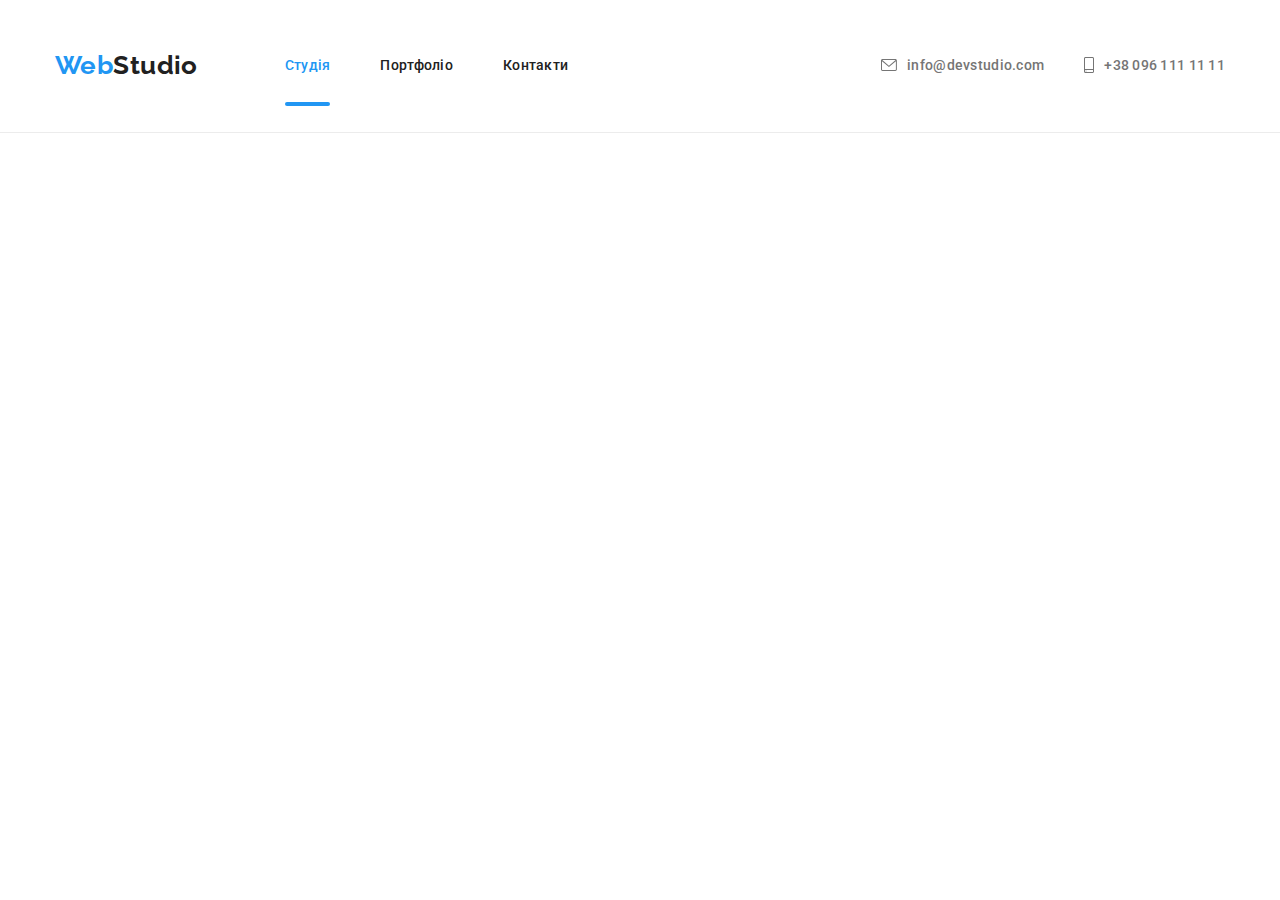
<file: index.html>
<!DOCTYPE html>
<html lang="uk">
  <head>
    <meta charset="UTF-8" />
    <meta http-equiv="X-UA-Compatible" content="IE=edge" />
    <meta name="viewport" content="width=device-width, initial-scale=1.0" />
    <title>WebStudio</title>
    <link rel="preconnect" href="https://fonts.googleapis.com" />
    <link rel="preconnect" href="https://fonts.gstatic.com" crossorigin />
    <link
      href="https://fonts.googleapis.com/css2?family=Raleway:wght@700&family=Roboto:wght@400;500;700;900&display=swap"
      rel="stylesheet"
    />
    <link
      rel="stylesheet"
      href="https://cdnjs.cloudflare.com/ajax/libs/modern-normalize/1.1.0/modern-normalize.min.css"
    />
    <link rel="stylesheet" href="./css/main.min.css" />
  </head>
  <body>
<header class="header">
  <div class="container header__container">
    <nav class="navigation">
      <a class="navigation__logo link logo" href="index.html"><span class="logo_color">Web</span>Studio</a>
      <ul class="menu list">
        <li class="menu__item">
          <a class="menu__link link current" href="./index.html">Студія</a>
        </li>
        <li class="menu__item">
          <a class="menu__link link" href="./portfolio.html">Портфоліо</a>
        </li>
        <li class="menu__item">
          <a class="menu__link link" href="#contacts">Контакти</a>
        </li>
      </ul>
    </nav>
      <ul class="contacts list">
        <li>
          <a class="contacts__mail link" href="mailto:info@devstudio.com">
            <svg class="contacts__icon" width="16" height="12">
              <use href="./image/symbol-defs.svg#icon-mail"></use>
            </svg>
            info@devstudio.com</a>
        </li>
        <li>
          <a class="contacts__tel link" href="tel:+380961111111">
            <svg class="contacts__icon" width="10" height="16">
              <use href="./image/symbol-defs.svg#icon-phone"></use>
            </svg>
            +38 096 111 11 11</a>
        </li>
      </ul>
  </div>
  <div class="mobile_menu visually-hidden" >
    <div class="mobile_menu__container">
    <div class="mobile_menu__head">
        <ul class="mob_menu list">
          <li class="mob__item">
            <a class="mob__link link current" href="./index.html">Студія</a>
          </li>
          <li class="mob__item">
            <a class="mob__link link" href="./portfolio.html">Портфоліо</a>
          </li>
          <li class="mob__item">
            <a class="mob__link link" href="#contacts">Контакти</a>
          </li>
        </ul>
      </div>
      <div class="mobile_menu__footer">

      </div>
    </div>
  </div>
</header>
    <!-- <main>
      <section class="main_section">
        <div class="container">
          <h1 class="main_section_title">
            Ефективні рішення для вашого бізнесу
          </h1>
          <button data-modal-open class="main_section_btn" type="button">
            Замовити послугу
          </button>
          <div class="backdrop visually-hidden" data-modal>
            <div class="modal">
              <form class="modal_form">
                <button data-modal-close type="button" class="close_modal_btn">
                  <svg class="close_icon">
                    <use href="./image/symbol-defs.svg#icon-cancel"></use>
                  </svg>
                </button>
                <p class="form_title">Залиште свої дані, ми вам передзвонимо</p>
                <label class="form_label">
                  Ім'я
                    <input class="modal_input" type="text" name="username" autofocus required/>
                    <svg class="input_icon">
                      <use href="./image/symbol-defs.svg#icon-input_name"></use>
                    </svg>
                </label>
                <label class="form_label">
                  Телефон
                    <input class="modal_input" type="tel" name="phone_number" required/>
                    <svg class="input_icon">
                      <use href="./image/symbol-defs.svg#icon-input_tel"></use>
                    </svg>
                </label>
                <label class="form_label">
                  Пошта
                    <input
                      class="modal_input"
                      type="email"
                      name="email"
                      required
                    />
                    <svg class="input_icon">
                      <use href="./image/symbol-defs.svg#icon-input_mail"></use>
                    </svg>
                </label>
                <label class="form_label">
                  Коментар
                  <textarea
                    class="modal_feedback"
                    name="feedback"
                    rows="5"
                    placeholder="Введіть текст"
                  ></textarea>
                </label>
                <label class="form_check_label">
                    <input type="checkbox" name="terms" />
                      Погоджуюся з розсилкою та приймаю
                      <a class="link" href="./index.html">
                        <span class="checkbox_label_care">Умови договору</span>
                      </a>
                </label>
                <button class="modal_form_btn" type="submit">Відправити</button>
              </form>
            </div>
          </div>
        </div>
      </section>
      <section class="section_about">
        <div class="container">
          <h2 class="visually-hidden">Особливості</h2>
          <ul class="about__list list">
            <li class="about__item">
              <div class="image__container">
                <svg width="70" height="70">
                  <use href="./image/symbol-defs.svg#icon-antenna"></use>
                </svg>
              </div>
              <h3 class="about__subtitle subtitle">Увага до деталей</h3>
              <p class="about__text">
                Ідейні міркування, і навіть початок повсякденної роботи з
                формування позиції.
              </p>
            </li>
            <li class="about__item">
              <div class="image__container">
                <svg width="70" height="70">
                  <use href="./image/symbol-defs.svg#icon-clock"></use>
                </svg>
              </div>
              <h3 class="about__subtitle subtitle">Пунктуальність</h3>
              <p class="about__text">
                Завдання організації, особливо рамки і місце навчання кадрів
                тягне у себе.
              </p>
            </li>
            <li class="about__item">
              <div class="image__container">
                <svg width="70" height="70">
                  <use href="./image/symbol-defs.svg#icon-diagram"></use>
                </svg>
              </div>
              <h3 class="about__subtitle subtitle">Планування</h3>
              <p class="about__text">
                Так само консультація з широким активом значною мірою зумовлює.
              </p>
            </li>
            <li class="about__item">
              <div class="image__container">
                <svg width="70" height="70">
                  <use href="./image/symbol-defs.svg#icon-astronaut"></use>
                </svg>
              </div>
              <h3 class="about__subtitle subtitle">Сучасні технології</h3>
              <p class="about__text">
                Значимість цих проблем настільки очевидна, що реалізація
                планових завдань.
              </p>
            </li>
          </ul>
        </div>
      </section>
      <section class="section_work">
        <div class="container">
          <h2 class="work__title title">Чим ми займаємося</h2>
          <ul class="cards__list list">
            <li class="cards__item">
              <img
                class="section_work_image"
                src="./image/work_img_1.jpg"
                alt="Десктопні додатки"
                width="370"
              />
              <p class="cards__text">Десктопні додатки</p>
            </li>
            <li class="cards__item">
              <img
                class="section_work_image"
                src="./image/work_img_2.jpg"
                alt="Мобільні додатки"
                width="370"
              />
              <p class="cards__text">Мобільні додатки</p>
            </li>
            <li class="cards__item">
              <img
                class="section_work_image"
                src="./image/work_img_3.jpg"
                alt="Графіка"
                width="370"
              />
              <p class="cards__text">Дизайнерські рішення</p>
            </li>
          </ul>
        </div>
      </section>
      <section class="section_team">
        <div class="container">
          <h2 class="section_team_title">Наша команда</h2>
          <ul class="section_team_list list">
            <li class="section_team_item">
              <img
                class="section_team_image"
                src="./image/comand_1.jpg"
                alt="Команда"
                width="270"
              />
              <div class="card_name">
                <h3 class="section_team_subtitle">Ігор Дем'яненко</h3>
                <p class="section_team_text">Product Designer</p>
                <ul class="social_list list">
                  <li class="social_item">
                    <a
                      href="https://www.instagram.com/"
                      target="_blank"
                      rel="noreferrer noopener nofollow"
                      class="social_link link"
                    >
                      <svg class="social_icon" width="20" height="20">
                        <use
                          href="./image/symbol-defs.svg#icon-instagram"
                        ></use>
                      </svg>
                    </a>
                  </li>
                  <li class="social_item">
                    <a
                      href="https://twitter.com/?lang=uk"
                      target="_blank"
                      rel="noreferrer noopener nofollow"
                      class="social_link link"
                    >
                      <svg class="social_icon" width="20" height="20">
                        <use href="./image/symbol-defs.svg#icon-twitter"></use>
                      </svg>
                    </a>
                  </li>
                  <li class="social_item">
                    <a
                      href="https://www.facebook.com/"
                      target="_blank"
                      rel="noreferrer noopener nofollow"
                      class="social_link link"
                    >
                      <svg class="social_icon" width="20" height="20">
                        <use href="./image/symbol-defs.svg#icon-facebook"></use>
                      </svg>
                    </a>
                  </li>
                  <li class="social_item">
                    <a
                      href="https://www.linkedin.com/feed/"
                      target="_blank"
                      rel="noreferrer noopener nofollow"
                      class="social_link link"
                    >
                      <svg class="social_icon" width="20" height="20">
                        <use href="./image/symbol-defs.svg#icon-linkedin"></use>
                      </svg>
                    </a>
                  </li>
                </ul>
              </div>
            </li>
            <li class="section_team_item">
              <img
                class="section_team_image"
                src="./image/comand_2.jpg"
                alt="Команда"
                width="270"
              />
              <div class="card_name">
                <h3 class="section_team_subtitle">Ольга Рєпіна</h3>
                <p class="section_team_text">Frontend Developer</p>
                <ul class="social_list list">
                  <li class="social_item">
                    <a
                      href="https://www.instagram.com/"
                      target="_blank"
                      rel="noreferrer noopener nofollow"
                      class="social_link link"
                    >
                      <svg class="social_icon" width="20" height="20">
                        <use
                          href="./image/symbol-defs.svg#icon-instagram"
                        ></use>
                      </svg>
                    </a>
                  </li>
                  <li class="social_item">
                    <a
                      href="https://twitter.com/?lang=uk"
                      target="_blank"
                      rel="noreferrer noopener nofollow"
                      class="social_link link"
                    >
                      <svg class="social_icon" width="20" height="20">
                        <use href="./image/symbol-defs.svg#icon-twitter"></use>
                      </svg>
                    </a>
                  </li>
                  <li class="social_item">
                    <a
                      href="https://www.facebook.com/"
                      target="_blank"
                      rel="noreferrer noopener nofollow"
                      class="social_link link"
                    >
                      <svg class="social_icon" width="20" height="20">
                        <use href="./image/symbol-defs.svg#icon-facebook"></use>
                      </svg>
                    </a>
                  </li>
                  <li class="social_item">
                    <a
                      href="https://www.linkedin.com/feed/"
                      target="_blank"
                      rel="noreferrer noopener nofollow"
                      class="social_link link"
                    >
                      <svg class="social_icon" width="20" height="20">
                        <use href="./image/symbol-defs.svg#icon-linkedin"></use>
                      </svg>
                    </a>
                  </li>
                </ul>
              </div>
            </li>
            <li class="section_team_item">
              <img
                class="section_team_image"
                src="./image/comand_3.jpg"
                alt="Команда"
                width="270"
              />
              <div class="card_name">
                <h3 class="section_team_subtitle">Микола Тарасов</h3>
                <p class="section_team_text">Marketing</p>
                <ul class="social_list list">
                  <li class="social_item">
                    <a
                      href="https://www.instagram.com/"
                      target="_blank"
                      rel="noreferrer noopener nofollow"
                      class="social_link link"
                    >
                      <svg class="social_icon" width="20" height="20">
                        <use
                          href="./image/symbol-defs.svg#icon-instagram"
                        ></use>
                      </svg>
                    </a>
                  </li>
                  <li class="social_item">
                    <a
                      href="https://twitter.com/?lang=uk"
                      target="_blank"
                      rel="noreferrer noopener nofollow"
                      class="social_link link"
                    >
                      <svg class="social_icon" width="20" height="20">
                        <use href="./image/symbol-defs.svg#icon-twitter"></use>
                      </svg>
                    </a>
                  </li>
                  <li class="social_item">
                    <a
                      href="https://www.facebook.com/"
                      target="_blank"
                      rel="noreferrer noopener nofollow"
                      class="social_link link"
                    >
                      <svg class="social_icon" width="20" height="20">
                        <use href="./image/symbol-defs.svg#icon-facebook"></use>
                      </svg>
                    </a>
                  </li>
                  <li class="social_item">
                    <a
                      href="https://www.linkedin.com/feed/"
                      target="_blank"
                      rel="noreferrer noopener nofollow"
                      class="social_link link"
                    >
                      <svg class="social_icon" width="20" height="20">
                        <use href="./image/symbol-defs.svg#icon-linkedin"></use>
                      </svg>
                    </a>
                  </li>
                </ul>
              </div>
            </li>
            <li class="section_team_item">
              <img
                class="section_team_image"
                src="./image/comand_4.jpg"
                alt="Команда"
                width="270"
              />
              <div class="card_name">
                <h3 class="section_team_subtitle">Михайло Єрмаков</h3>
                <p class="section_team_text">UI Designer</p>
                <ul class="social_list list">
                  <li class="social_item">
                    <a
                      href="https://www.instagram.com/"
                      target="_blank"
                      rel="noreferrer noopener nofollow"
                      class="social_link link"
                    >
                      <svg class="social_icon" width="20" height="20">
                        <use
                          href="./image/symbol-defs.svg#icon-instagram"
                        ></use>
                      </svg>
                    </a>
                  </li>
                  <li class="social_item">
                    <a
                      href="https://twitter.com/?lang=uk"
                      target="_blank"
                      rel="noreferrer noopener nofollow"
                      class="social_link link"
                    >
                      <svg class="social_icon" width="20" height="20">
                        <use href="./image/symbol-defs.svg#icon-twitter"></use>
                      </svg>
                    </a>
                  </li>
                  <li class="social_item">
                    <a
                      href="https://www.facebook.com/"
                      target="_blank"
                      rel="noreferrer noopener nofollow"
                      class="social_link link"
                    >
                      <svg class="social_icon" width="20" height="20">
                        <use href="./image/symbol-defs.svg#icon-facebook"></use>
                      </svg>
                    </a>
                  </li>
                  <li class="social_item">
                    <a
                      href="https://www.linkedin.com/feed/"
                      target="_blank"
                      rel="noreferrer noopener nofollow"
                      class="social_link link"
                    >
                      <svg class="social_icon" width="20" height="20">
                        <use href="./image/symbol-defs.svg#icon-linkedin"></use>
                      </svg>
                    </a>
                  </li>
                </ul>
              </div>
            </li>
          </ul>
        </div>
      </section>
      <section class="section_regular_clients">
        <div class="container">
          <h2 class="section_clients_title">Постійні клієнти</h2>
          <ul class="regular_clients_list list">
            <li class="clients_list_item">
              <a
                class="clients_link link"
                href="https://yayaco.ca/"
                target="_blank"
                rel="noreferrer noopener nofollow"
              >
                <svg class="clients_icon" width="106" height="60">
                  <use href="./image/symbol-defs.svg#icon-Logo_client_1"></use>
                </svg>
              </a>
            </li>
            <li class="clients_list_item">
              <a
                class="clients_link link"
                href="https://www.dolcegabbana.com/en/"
                target="_blank"
                rel="noreferrer noopener nofollow"
              >
                <svg class="clients_icon" width="106" height="60">
                  <use href="./image/symbol-defs.svg#icon-Logo_client_2"></use>
                </svg>
              </a>
            </li>
            <li class="clients_list_item">
              <a
                class="clients_link link"
                href="https://kyliecosmetics.com/en-us"
                target="_blank"
                rel="noreferrer noopener nofollow"
              >
                <svg class="clients_icon" width="106" height="60">
                  <use href="./image/symbol-defs.svg#icon-Logo_client_3"></use>
                </svg>
              </a>
            </li>
            <li class="clients_list_item">
              <a
                class="clients_link link"
                href="https://www.petersandfoster.com/"
                target="_blank"
                rel="noreferrer noopener nofollow"
              >
                <svg class="clients_icon" width="106" height="60">
                  <use href="./image/symbol-defs.svg#icon-Logo_client_4"></use>
                </svg>
              </a>
            </li>
            <li class="clients_list_item">
              <a
                class="clients_link link"
                href="https://www.givenchybeauty.com/int/en"
                target="_blank"
                rel="noreferrer noopener nofollow"
              >
                <svg class="clients_icon" width="106" height="60">
                  <use href="./image/symbol-defs.svg#icon-Logo_client_5"></use>
                </svg>
              </a>
            </li>
            <li class="clients_list_item">
              <a
                class="clients_link link"
                href="https://www.dior.com/en_int/beauty"
                target="_blank"
                rel="noreferrer noopener nofollow"
              >
                <svg class="clients_icon" width="106" height="60">
                  <use href="./image/symbol-defs.svg#icon-Logo_client_6"></use>
                </svg>
              </a>
            </li>
          </ul>
        </div>
      </section>
    </main>
    <footer class="section_footer">
      <div class="container footer_container">
        <div class="address_container">
          <a class="footer_link_logo link logo" href="index.html"
            ><span class="logo_color">Web</span>Studio</a
          >
          <address id="contacts">
            <ul class="footer_address list">
              <li class="section_footer_item">
                <a
                  class="section_footer_map link"
                  href="https://goo.gl/maps/XStsRGrYpfqRUk8w6"
                  >м. Київ, пр-т Лесі Українки, 26</a
                >
              </li>
              <li class="section_footer_item">
                <a class="section_footer_mail link" href="mailto:info@devstudio.com">info@devstudio.com</a
                >
              </li>
              <li class="section_footer_item">
                <a class="section_footer_tel link" href="tel:+380961111111"
                  >+38 096 111 11 11</a
                >
              </li>
            </ul>
          </address>
        </div>
        <div class="social">
          <p class="subcribe">Приєднуйтесь</p>
          <ul class="social_list list">
            <li>
              <a
                href="https://www.instagram.com/"
                target="_blank"
                rel="noreferrer noopener nofollow"
                class="footer_social link"
              >
                <svg class="footer_social_icon" width="20" height="20">
                  <use href="./image/symbol-defs.svg#icon-instagram"></use>
                </svg>
              </a>
            </li>
            <li>
              <a
                href="https://twitter.com/?lang=uk"
                target="_blank"
                rel="noreferrer noopener nofollow"
                class="footer_social link"
              >
                <svg class="footer_social_icon" width="20" height="20">
                  <use href="./image/symbol-defs.svg#icon-twitter"></use>
                </svg>
              </a>
            </li>
            <li>
              <a
                href="https://www.facebook.com/"
                target="_blank"
                rel="noreferrer noopener nofollow"
                class="footer_social link"
              >
                <svg class="footer_social_icon" width="20" height="20">
                  <use href="./image/symbol-defs.svg#icon-facebook"></use>
                </svg>
              </a>
            </li>
            <li>
              <a
                href="https://www.linkedin.com/feed/"
                target="_blank"
                rel="noreferrer noopener nofollow"
                class="footer_social link"
              >
                <svg class="footer_social_icon" width="20" height="20">
                  <use href="./image/symbol-defs.svg#icon-linkedin"></use>
                </svg>
              </a>
            </li>
          </ul>
        </div>
        <div class="send_container">
          <p class="send_label">Підпишіться на розсилку</p>
          <form class="send">
              <input
                class="footer_input" type="email" name="email" placeholder="E-mail"
              />
              <button class="footer_submit_btn" type="submit">
                Підписатися
                <svg class="send_icon" width="24" height="24">
                  <use href="./image/symbol-defs.svg#icon-send"></use>
                </svg>
              </button>
          </form>
        </div>
      </div>
    </footer>
    <script src="./js/modal.js"></script>
    <script src="./js/mobile_menu.js"></script> -->
  </body>
</html>
</file>
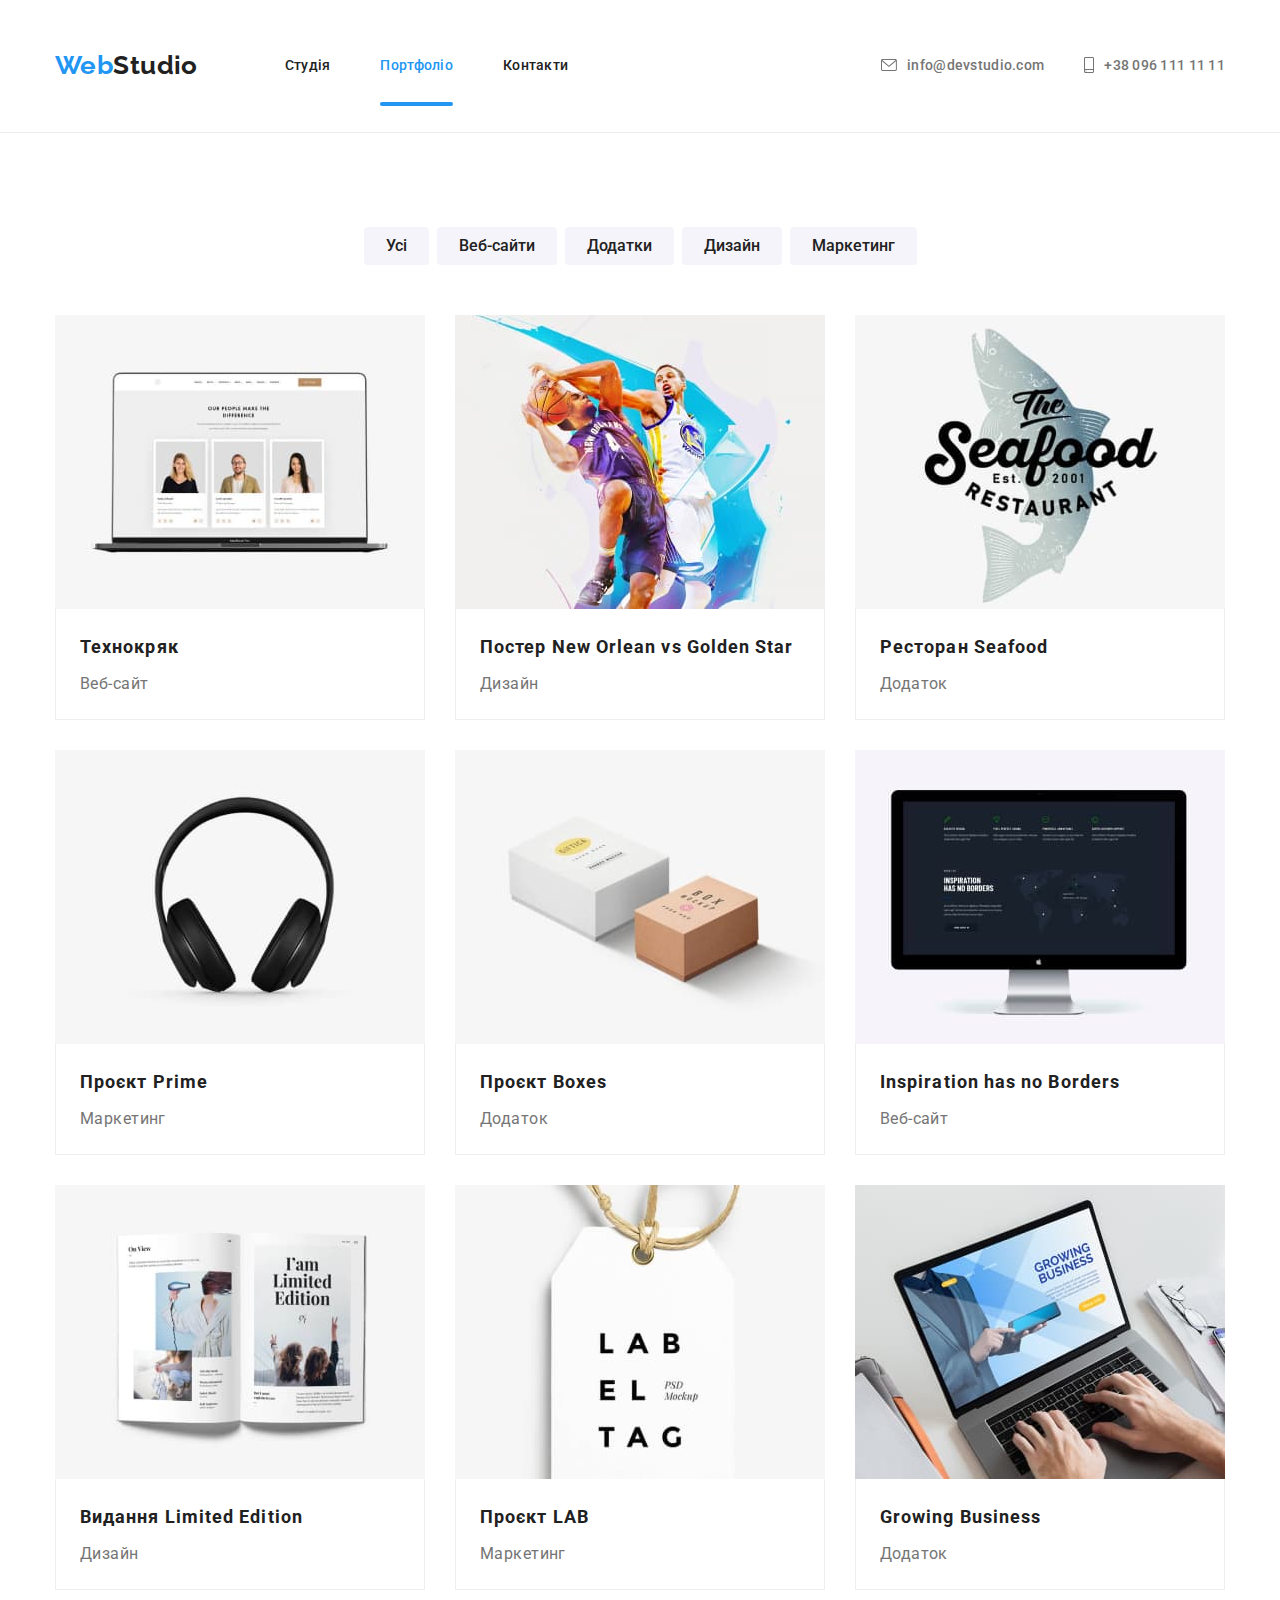
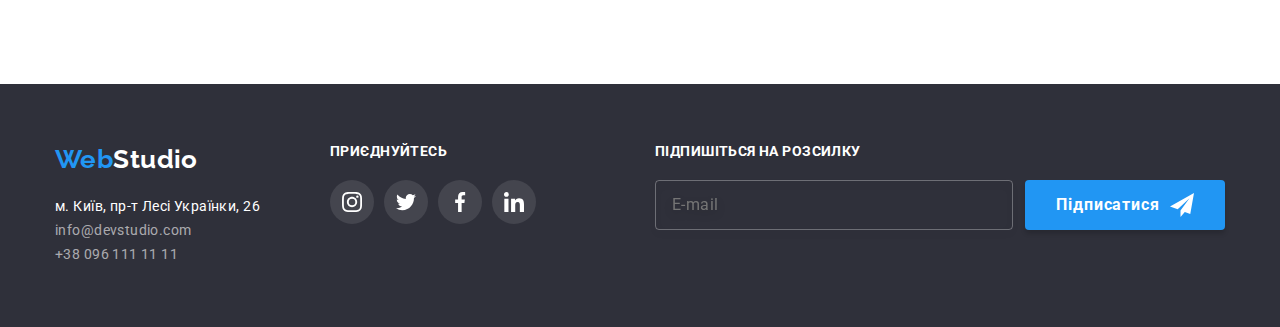
<file: portfolio.html>
<!DOCTYPE html>
<html lang="uk">
  <head>
    <meta charset="UTF-8" />
    <meta http-equiv="X-UA-Compatible" content="IE=edge" />
    <meta name="viewport" content="width=device-width, initial-scale=1.0" />
    <title>Портфоліо</title>
    <link rel="preconnect" href="https://fonts.googleapis.com" />
    <link rel="preconnect" href="https://fonts.gstatic.com" crossorigin />
    <link
      href="https://fonts.googleapis.com/css2?family=Raleway:wght@700&family=Roboto:wght@400;500;700;900&display=swap"
      rel="stylesheet"
    />
    <link
      rel="stylesheet"
      href="https://cdnjs.cloudflare.com/ajax/libs/modern-normalize/1.1.0/modern-normalize.min.css"
    />
    <link rel="stylesheet" href="./css/main.min.css" />
  </head>
  <body>
<header class="header">
  <div class="container header__container">
    <nav class="navigation">
      <a class="navigation__logo link logo" href="index.html"><span class="logo_color">Web</span>Studio</a>
      <ul class="menu list">
        <li class="menu__item">
          <a class="menu__link link" href="./index.html">Студія</a>
        </li>
        <li class="menu__item">
          <a class="menu__link link current" href="./portfolio.html">Портфоліо</a>
        </li>
        <li class="menu__item">
          <a class="menu__link link" href="#contacts">Контакти</a>
        </li>
      </ul>
    </nav>
    <div class="connect">
      <ul class="contacts menu list">
        <li>
          <a class="contacts__mail link" href="mailto:info@devstudio.com">
            <svg class="contacts__icon" width="16" height="12">
              <use href="./image/symbol-defs.svg#icon-mail"></use>
            </svg>
            info@devstudio.com</a>
        </li>
        <li>
          <a class="contacts__tel link" href="tel:+380961111111">
            <svg class="contacts__icon" width="10" height="16">
              <use href="./image/symbol-defs.svg#icon-phone"></use>
            </svg>
            +38 096 111 11 11</a>
        </li>
      </ul>
    </div>
  </div>
</header>
    <main>
      <section class="portfolio">
        <div class="container">
          <h1 class="portfolio_title visually-hidden">Портфоліо</h1>
          <ul class="portfolio_filter list">
            <li class="portfolio_list_item">
              <button class="portfolio_btn" type="button">Усі</button>
            </li>
            <li class="portfolio_list_item">
              <button class="portfolio_btn" type="button">Веб-сайти</button>
            </li>
            <li class="portfolio_list_item">
              <button class="portfolio_btn" type="button">Додатки</button>
            </li>
            <li class="portfolio_list_item">
              <button class="portfolio_btn" type="button">Дизайн</button>
            </li>
            <li class="portfolio_list_item">
              <button class="portfolio_btn" type="button">Маркетинг</button>
            </li>
          </ul>
          <ul class="portfolio_list list">
            <li class="portfolio_gallery">
              <a
                class="portfolio_link link"
                href="https://www.google.com/"
                target="_blank"
                rel="noreferrer noopener nofollow"
              >
                <div class="portfolio_overlay">
                  <img
                    class="portfolio_img"
                    src="./image/portfolio_1.jpg"
                    alt="Галерея"
                  />
                  <div class="overlay">
                    <p class="overlay_label">
                      Ресурс пропонує комплексні пропозиції з різним рівнем функціоналу та сервісів. Все це дозволить відвідувачу отримати вичерпні відомості про компанію чи приватну особу.
                    </p>
                  </div>
                </div>
                <div class="gallery_name">
                  <h2 class="portfolio_subtitle">Технокряк</h2>
                  <p class="portfolio_text">Веб-сайт</p>
                </div>
              </a>
            </li>
            <li class="portfolio_gallery">
              <a
                class="portfolio_link link"
                href="https://www.google.com/"
                target="_blank"
                rel="noreferrer noopener nofollow"
              >
                <div class="portfolio_overlay">
                  <img
                    class="portfolio_img"
                    src="./image/portfolio_2.jpg"
                    alt="Галерея"
                  />
                  <div class="overlay">
                    <p class="overlay_label">
                      Ресурс пропонує комплексні пропозиції з різним рівнем функціоналу та сервісів. Все це дозволить відвідувачу отримати вичерпні відомості про компанію чи приватну особу.
                    </p>
                  </div>
                </div>
                <div class="gallery_name">
                  <h2 class="portfolio_subtitle" lang="en">
                    Постер New Orlean vs Golden Star
                  </h2>
                  <p class="portfolio_text">Дизайн</p>
                </div>
              </a>
            </li>
            <li class="portfolio_gallery">
              <a
                class="portfolio_link link"
                href="https://www.google.com/"
                target="_blank"
                rel="noreferrer noopener nofollow"
              >
                <div class="portfolio_overlay">
                  <img
                    class="portfolio_img"
                    src="./image/portfolio_3.jpg"
                    alt="Галерея"
                  />
                  <div class="overlay">
                    <p class="overlay_label">
                      Ресурс пропонує комплексні пропозиції з різним рівнем функціоналу та сервісів. Все це дозволить відвідувачу отримати вичерпні відомості про компанію чи приватну особу.
                    </p>
                  </div>
                </div>
                <div class="gallery_name">
                  <h2 class="portfolio_subtitle">Ресторан Seafood</h2>
                  <p class="portfolio_text">Додаток</p>
                </div>
              </a>
            </li>
            <li class="portfolio_gallery">
              <a
                class="portfolio_link link"
                href="https://www.google.com/"
                target="_blank"
                rel="noreferrer noopener nofollow"
              >
                <div class="portfolio_overlay">
                  <img
                    class="portfolio_img"
                    src="./image/portfolio_4.jpg"
                    alt="Галерея"
                  />
                  <div class="overlay">
                    <p class="overlay_label">
                      Ресурс пропонує комплексні пропозиції з різним рівнем функціоналу та сервісів. Все це дозволить відвідувачу отримати вичерпні відомості про компанію чи приватну особу.
                    </p>
                  </div>
                </div>
                <div class="gallery_name">
                  <h2 class="portfolio_subtitle">Проєкт Prime</h2>
                  <p class="portfolio_text">Маркетинг</p>
                </div>
              </a>
            </li>
            <li class="portfolio_gallery">
              <a
                class="portfolio_link link"
                href="https://www.google.com/"
                target="_blank"
                rel="noreferrer noopener nofollow"
              >
                <div class="portfolio_overlay">
                  <img
                    class="portfolio_img"
                    src="./image/portfolio_5.jpg"
                    alt="Галерея"
                  />
                  <div class="overlay">
                    <p class="overlay_label">
                      Ресурс пропонує комплексні пропозиції з різним рівнем функціоналу та сервісів. Все це дозволить відвідувачу отримати вичерпні відомості про компанію чи приватну особу.
                    </p>
                  </div>
                </div>
                <div class="gallery_name">
                  <h2 class="portfolio_subtitle">Проєкт Boxes</h2>
                  <p class="portfolio_text">Додаток</p>
                </div>
              </a>
            </li>
            <li class="portfolio_gallery">
              <a
                class="portfolio_link link"
                href="https://www.google.com/"
                target="_blank"
                rel="noreferrer noopener nofollow"
              >
                <div class="portfolio_overlay">
                  <img
                    class="portfolio_img"
                    src="./image/portfolio_6.jpg"
                    alt="Галерея"
                  />
                  <div class="overlay">
                    <p class="overlay_label">
                      Ресурс пропонує комплексні пропозиції з різним рівнем функціоналу та сервісів. Все це дозволить відвідувачу отримати вичерпні відомості про компанію чи приватну особу.
                    </p>
                  </div>
                </div>
                <div class="gallery_name">
                  <h2 class="portfolio_subtitle" lang="en">
                    Inspiration has no Borders
                  </h2>
                  <p class="portfolio_text">Веб-сайт</p>
                </div>
              </a>
            </li>
            <li class="portfolio_gallery">
              <a
                class="portfolio_link link"
                href="https://www.google.com/"
                target="_blank"
                rel="noreferrer noopener nofollow"
              >
                <div class="portfolio_overlay">
                  <img
                    class="portfolio_img"
                    src="./image/portfolio_7.jpg"
                    alt="Галерея"
                  />
                  <div class="overlay">
                    <p class="overlay_label">
                      Ресурс пропонує комплексні пропозиції з різним рівнем функціоналу та сервісів. Все це дозволить відвідувачу отримати вичерпні відомості про компанію чи приватну особу.
                    </p>
                  </div>
                </div>
                <div class="gallery_name">
                  <h2 class="portfolio_subtitle">Видання Limited Edition</h2>
                  <p class="portfolio_text">Дизайн</p>
                </div>
              </a>
            </li>
            <li class="portfolio_gallery">
              <a
                class="portfolio_link link"
                href="https://www.google.com/"
                target="_blank"
                rel="noreferrer noopener nofollow"
              >
                <div class="portfolio_overlay">
                  <img
                    class="portfolio_img"
                    src="./image/portfolio_8.jpg"
                    alt="Галерея"
                  />
                  <div class="overlay">
                    <p class="overlay_label">
                      Ресурс пропонує комплексні пропозиції з різним рівнем функціоналу та сервісів. Все це дозволить відвідувачу отримати вичерпні відомості про компанію чи приватну особу.
                    </p>
                  </div>
                </div>
                <div class="gallery_name">
                  <h2 class="portfolio_subtitle">Проєкт LAB</h2>
                  <p class="portfolio_text">Маркетинг</p>
                </div>
              </a>
            </li>
            <li class="portfolio_gallery">
              <a
                class="portfolio_link link"
                href="https://www.google.com/"
                target="_blank"
                rel="noreferrer noopener nofollow"
              >
                <div class="portfolio_overlay">
                  <img
                    class="portfolio_img"
                    src="./image/portfolio_9.jpg"
                    alt="Галерея"
                  />
                  <div class="overlay">
                    <p class="overlay_label">
                      Ресурс пропонує комплексні пропозиції з різним рівнем функціоналу та сервісів. Все це дозволить відвідувачу отримати вичерпні відомості про компанію чи приватну особу.
                    </p>
                  </div>
                </div>
                <div class="gallery_name">
                  <h2 class="portfolio_subtitle" lang="en">Growing Business</h2>
                  <p class="portfolio_text">Додаток</p>
                </div>
              </a>
            </li>
          </ul>
        </div>
      </section>
    </main>
    <footer class="section_footer">
      <div class="container footer_container">
        <div>
          <a class="footer_link_logo link logo" href="index.html"><span class="logo_color">Web</span>Studio</a>
          <address id="contacts" class="section_footer_address">
            <ul class="section_footer_list list">
              <li class="section_footer_item">
                <a class="section_footer_map link" href="https://goo.gl/maps/XStsRGrYpfqRUk8w6">м. Київ, пр-т Лесі Українки,
                  26</a>
              </li>
              <li class="section_footer_item">
                <a class="section_footer_mail link" href="mailto:info@devstudio.com">info@devstudio.com</a>
              </li>
              <li class="section_footer_item">
                <a class="section_footer_tel link" href="tel:+380961111111">+38 096 111 11 11</a>
              </li>
            </ul>
          </address>
        </div>
        <div class="social">
          <p class="subcribe">Приєднуйтесь</p>
          <ul class="social_list list">
            <li>
              <a href="https://www.instagram.com/" target="_blank" rel="noreferrer noopener nofollow"
                class="footer_social link">
                <svg class="footer_social_icon" width="20" height="20">
                  <use href="./image/symbol-defs.svg#icon-instagram"></use>
                </svg>
              </a>
            </li>
            <li>
              <a href="https://twitter.com/?lang=uk" target="_blank" rel="noreferrer noopener nofollow"
                class="footer_social link">
                <svg class="footer_social_icon" width="20" height="20">
                  <use href="./image/symbol-defs.svg#icon-twitter"></use>
                </svg>
              </a>
            </li>
            <li>
              <a href="https://www.facebook.com/" target="_blank" rel="noreferrer noopener nofollow"
                class="footer_social link">
                <svg class="footer_social_icon" width="20" height="20">
                  <use href="./image/symbol-defs.svg#icon-facebook"></use>
                </svg>
              </a>
            </li>
            <li>
              <a href="https://www.linkedin.com/feed/" target="_blank" rel="noreferrer noopener nofollow"
                class="footer_social link">
                <svg class="footer_social_icon" width="20" height="20">
                  <use href="./image/symbol-defs.svg#icon-linkedin"></use>
                </svg>
              </a>
            </li>
          </ul>
        </div>
        <div class="send_container">
          <p class="send_label">Підпишіться на розсилку</p>
          <form class="send">
            <input class="footer_input" type="email" name="email" placeholder="E-mail" />
            <button class="footer_submit_btn" type="submit">
              Підписатися
              <svg class="send_icon" width="24" height="24">
                <use href="./image/symbol-defs.svg#icon-send"></use>
              </svg>
            </button>
          </form>
        </div>
      </div>
    </footer>
  </body>
</html>
</file>
<file: css/main.min.css>
p{margin:0}h1{margin:0}h2{margin:0}h3{margin:0}h4{margin:0}h5{margin:0}h6{margin:0}ul{margin:0;padding-left:0}ol{margin:0;padding-left:0}img{display:block;max-width:100%;height:auto;width:100%}body{font-family:"Roboto",sans-serif;font-size:14px;letter-spacing:.03em;background-color:#fff}.list{list-style:none}.link{text-decoration:none}.subtitle{margin-bottom:10px}.title{margin-bottom:50px}:root{--main_color: #212121;--text_color: #757575;--active_color: #2196f3;--sub_color: #ffffff;--typical_padding: 94px}.visually-hidden{position:absolute;width:1px;height:1px;margin:-1px;border:0;padding:0;white-space:nowrap;-webkit-clip-path:inset(100%);clip-path:inset(100%);clip:rect(0 0 0 0);overflow:hidden}.container{width:100%;padding-left:15px;padding-right:15px;margin:0 auto}@media screen and (min-width: 480px){.container{width:480px}}@media screen and (min-width: 768px){.container{width:768px}}@media screen and (min-width: 1200px){.container{width:1200px}}.section{width:1600px}.backdrop{z-index:99;position:fixed;top:0;right:0;width:100vw;height:100vh;opacity:1;background-color:rgba(0,0,0,.5);transition:opacity 250ms cubic-bezier(0.4, 0, 0.2, 1)}.backdrop.visually-hidden{opacity:0;pointer-events:none}.backdrop.visually-hidden .modal{transform:translate(-50%, -50%);opacity:0}.modal{padding:40px 40px;position:absolute;top:50%;left:50%;width:528px;height:581px;background-color:var(--sub_color);box-shadow:0px 1px 3px rgba(0,0,0,.12),0px 1px 1px rgba(0,0,0,.14),0px 2px 1px rgba(0,0,0,.2);border-radius:4px;opacity:1;transform:translate(-50%, -50%);transition:opacity 250ms cubic-bezier(0.4, 0, 0.2, 1)}.close_modal_btn{position:absolute;top:8px;right:8px;width:30px;height:30px;display:inline-flex;align-items:center;border-radius:50%;justify-content:center;cursor:pointer;color:var(--main_color);background:var(--sub_color);border:1px solid rgba(0,0,0,.1);position:absolute;fill:var(--main_color);transition:fill 250ms cubic-bezier(0.4, 0, 0.2, 1)}.close_modal_btn:hover{fill:var(--active_color)}.close_modal_btn:focus{fill:var(--active_color)}.close_icon{width:11px;height:11px}.modal_form{display:flex;flex-direction:column}.form_title{font-weight:700;font-size:20px;line-height:1.15;text-align:center;color:var(--main_color);margin-bottom:12px}.form_label{display:flex;flex-direction:column;font-weight:400;font-size:12px;line-height:1.16;letter-spacing:.01em;color:var(--text_color);position:relative;width:448px}.modal_input{margin-bottom:10px;margin-top:4px;padding:11px 30px;border:1px solid rgba(33,33,33,.2);border-radius:4px;width:100%;height:40px;outline:none}.modal_input:hover{border-color:var(--active_color)}.modal_input:hover+.input_icon{fill:var(--active_color)}.modal_input:focus{border-color:var(--active_color)}.modal_input:focus+.input_icon{fill:var(--active_color)}.modal_feedback{display:block;margin-top:4px;padding:12px 16px;resize:none;width:448px;height:120px;margin-bottom:20px;border:1px solid rgba(33,33,33,.2);border-radius:4px}.modal_feedback:hover{border-color:var(--active_color)}.modal_feedback:focus{border-color:var(--active_color)}.input_icon{position:absolute;pointer-events:none;width:18px;height:18px;left:2%;top:42%}.form_check_label{display:flex;align-items:center;justify-content:center;gap:8.38px;margin-bottom:30px;font-weight:400;font-size:14px;line-height:1.71;color:var(--text_color)}.checkbox_label_care{color:var(--active_color);-webkit-text-decoration-line:underline;text-decoration-line:underline}.modal_form_btn{margin:0 auto;width:200px;height:50px;font-family:inherit;font-weight:700;font-size:16px;line-height:1.88;display:flex;align-items:center;justify-content:center;text-align:center;letter-spacing:.06em;color:var(--sub_color);background:var(--active_color);box-shadow:0px 4px 4px rgba(0,0,0,.15);border-radius:4px;cursor:pointer;border:none}.header{padding-top:24px;padding-bottom:25px;background:var(--sub_color);border-bottom:1px solid #ececec}.header__container{display:flex;align-items:center}@media screen and (min-width: 768px){.header__container{justify-content:space-between}}.navigation{display:flex;align-items:center}.navigation__logo{color:var(--main_color);margin-right:93px;transition:color 250ms cubic-bezier(0.4, 0, 0.2, 1)}@media screen and (min-width: 480px){.navigation__logo{margin-top:16px;margin-bottom:16px;margin-right:93px}}@media screen and (min-width: 768px){.navigation__logo{margin-top:26px;margin-bottom:26px;margin-right:87px}}.navigation__logo:hover{color:var(--active_color)}.navigation__logo:focus{color:var(--active_color)}.logo_color{color:var(--active_color)}.menu{display:flex;gap:50px;align-items:center;margin-left:auto}@media screen and (min-width: 480px){.menu{display:none}}@media screen and (min-width: 768px){.menu{display:flex}}.menu .menu__link.current{color:var(--active_color);position:relative;padding-bottom:33px}.menu__link{font-weight:500;line-height:1.14;letter-spacing:.02em;color:var(--main_color);transition:color 250ms cubic-bezier(0.4, 0, 0.2, 1)}.menu__link:hover{color:var(--active_color)}.menu__link:focus{color:var(--active_color)}.current::after{content:"";display:block;position:absolute;bottom:0;right:0;width:100%;height:4px;border-radius:2px;background-color:var(--active_color)}.contacts{display:none}@media screen and (min-width: 768px){.contacts{display:flex;flex-direction:column;gap:10px}}@media screen and (min-width: 1200px){.contacts{display:flex;flex-direction:row;gap:40px;align-items:center}}.contacts__mail,.contacts__tel{font-weight:500;line-height:1.13;letter-spacing:.02em;color:var(--text_color);display:flex;align-items:center;gap:10px;transition:color 250ms cubic-bezier(0.4, 0, 0.2, 1)}.contacts__mail:hover,.contacts__tel:hover{color:var(--active_color)}.contacts__mail:focus,.contacts__tel:focus{color:var(--active_color)}.contacts__icon{fill:currentColor}.logo{font-family:"Raleway",sans-serif;font-weight:700;font-size:26px;line-height:1.19}.main_section{max-width:1600px;margin:0 auto;background:rgba(47,48,58,.4);background-image:linear-gradient(to right, rgba(47, 48, 58, 0.4), rgba(47, 48, 58, 0.4)),url(../image/fone-hero.jpg);background-repeat:no-repeat;padding-top:200px;padding-bottom:200px}.main_section_title{font-weight:900;font-size:44px;line-height:1.36;text-align:center;letter-spacing:.06em;text-transform:uppercase;color:var(--sub_color);width:700px;margin:0 auto 30px}.main_section_btn{margin:0 auto;min-width:216px;padding:10px 32px;font-family:inherit;font-weight:700;font-size:16px;line-height:1.88;display:flex;align-items:center;text-align:center;letter-spacing:.06em;color:var(--sub_color);background:var(--active_color);cursor:pointer;box-shadow:0px 4px 4px rgba(0,0,0,.15);border:none;border-radius:4px;transition:color 250ms cubic-bezier(0.4, 0, 0.2, 1)}.main_section_btn:hover{color:var(--sub_color)}.main_section_btn:focus{color:var(--sub_color)}.section_about{padding-top:var(--typical_padding);padding-bottom:var(--typical_padding)}.about__list{display:flex;flex-wrap:wrap;gap:30px}.about__item{width:100%}@media screen and (min-width: 768px){.about__item{width:calc((100% - 30px)/2)}}@media screen and (min-width: 1200px){.about__item{width:calc((100% - 90px)/4)}}.image__container{height:120px;display:flex;align-items:center;justify-content:center;background:#f5f4fa;border-radius:4px;margin-bottom:30px}.about__subtitle{font-size:14px;line-height:1.14;text-transform:uppercase;color:var(--main_color)}.about__text{display:inline-block;font-size:14px;line-height:1.71;color:var(--text_color);width:100%}.section_work{padding-bottom:var(--typical_padding)}.work__title{font-size:36px;line-height:1.16;text-align:center;color:var(--main_color)}.cards__list{display:flex;flex-wrap:wrap;gap:30px}.cards__item{width:100%;position:relative}@media screen and (min-width: 1200px){.cards__item{width:calc((100% - 60px)/3)}}.cards__text{display:flex;align-items:center;justify-content:center;position:absolute;bottom:0;left:0;overflow:hidden;width:100%;height:70px;font-weight:700;font-size:14px;line-height:1.14;text-align:center;text-transform:uppercase;background:rgba(47,48,58,.8);color:var(--sub_color)}.section_team{padding-top:var(--typical_padding);padding-bottom:var(--typical_padding);background:#f5f4fa}.section_team_list{display:flex;flex-wrap:wrap;gap:30px}.section_team_item{width:100%;background:#fff;box-shadow:0px 1px 3px rgba(0,0,0,.12),0px 1px 1px rgba(0,0,0,.14),0px 2px 1px rgba(0,0,0,.2);border-radius:0px 0px 4px 4px}@media screen and (min-width: 768px){.section_team_item{width:calc((100% - 30px)/2)}}@media screen and (min-width: 1200px){.section_team_item{width:calc((100% - 90px)/4)}}.section_team_title{font-size:36px;line-height:1.16;text-align:center;color:var(--main_color);margin-bottom:50px}.card_name{padding-top:30px;padding-bottom:30px}.section_team_subtitle{font-weight:500;font-size:16px;line-height:1.19;text-align:center;color:var(--main_color);margin-bottom:10px}.section_team_text{font-size:16px;line-height:1.19;text-align:center;color:var(--text_color);margin-bottom:16px}.social_list{display:flex;justify-content:center;gap:10px}.social_link{width:44px;height:44px;border-radius:50%;background-color:#fff;display:flex;align-items:center;justify-content:center;color:#afb1b8;transition:background 250ms cubic-bezier(0.4, 0, 0.2, 1),color 250ms cubic-bezier(0.4, 0, 0.2, 1)}.social_link:hover{background-color:var(--active_color);color:var(--sub_color)}.social_link:focus{background-color:var(--active_color);color:var(--sub_color)}.social_icon{fill:currentColor}.section_regular_clients{padding-top:var(--typical_padding);padding-bottom:var(--typical_padding);background:var(--sub_color)}.section_clients_title{font-family:"Roboto",sans-serif;font-style:normal;font-weight:700;font-size:36px;line-height:1.17;text-align:center;color:#212121;margin-bottom:50px}.regular_clients_list{display:flex;flex-wrap:wrap;gap:30px}.clients_list_item{width:100%}@media screen and (min-width: 480px){.clients_list_item{width:calc((100% - 30px)/2)}}@media screen and (min-width: 768px){.clients_list_item{width:calc((100% - 60px)/3)}}@media screen and (min-width: 1200px){.clients_list_item{width:calc((100% - 150px)/6)}}.clients_link{width:100%;height:92px;display:flex;align-items:center;justify-content:center;border:1px solid #afb1b8;border-radius:4px;border-color:#afb1b8;color:#afb1b8;transition:color 250ms cubic-bezier(0.4, 0, 0.2, 1),border-color 250ms cubic-bezier(0.4, 0, 0.2, 1)}.clients_link:hover{border-color:var(--active_color);color:var(--active_color)}.clients_link:focus{border-color:var(--active_color);color:var(--active_color)}.clients_icon{fill:currentColor}.section_footer{background:#2f303a;padding-top:60px;padding-bottom:60px}.footer_container{display:flex}.footer_link_logo{display:inline-block;color:var(--sub_color);margin-bottom:20px}.section_footer_map{font-style:normal;font-weight:400;line-height:1.71;color:var(--sub_color);margin-bottom:9px;transition:color 250ms cubic-bezier(0.4, 0, 0.2, 1)}.section_footer_map:hover{color:var(--active_color)}.section_footer_map:focus{color:var(--active_color)}.section_footer_mail{margin-bottom:9px;font-style:normal;font-weight:400;font-size:14px;line-height:1.71;color:rgba(255,255,255,.6)}.section_footer_tel{font-style:normal;font-weight:400;font-size:14px;line-height:1.71;color:rgba(255,255,255,.6)}.social{margin-left:70px}.subcribe{font-weight:700;font-size:14px;line-height:1.14;text-transform:uppercase;color:var(--sub_color);margin-bottom:20px}.footer_social{width:44px;height:44px;border-radius:50%;display:flex;align-items:center;justify-content:center;color:#fff;background:rgba(255,255,255,.1);transition:background 250ms cubic-bezier(0.4, 0, 0.2, 1)}.footer_social:hover{background-color:var(--active_color)}.footer_social:focus{background-color:var(--active_color)}.footer_social_icon{fill:currentColor}.send_container{margin-left:auto}.send_label{font-weight:700;font-size:14px;line-height:1.14;text-transform:uppercase;color:var(--sub_color);margin-bottom:20px}.send{display:flex;align-items:center;justify-content:space-around;gap:12px}.footer_submit_btn{font-family:inherit;display:flex;align-items:center;justify-content:center;gap:10px;width:200px;height:50px;border:none;cursor:pointer;background:var(--active_color);box-shadow:0px 4px 4px rgba(0,0,0,.15);border-radius:4px;font-weight:700;font-size:16px;line-height:1.88;text-align:center;letter-spacing:.06em;color:var(--sub_color)}.footer_input{width:358px;height:50px;border:1px solid rgba(255,255,255,.3);filter:drop-shadow(0px 4px 4px rgba(0, 0, 0, 0.15));border-radius:4px;background:rgba(0,0,0,0);font-weight:400;font-size:16px;line-height:1.25;display:flex;align-items:center;letter-spacing:.03em;color:rgba(255,255,255,.6);padding:15px 16px}.portfolio{padding-top:var(--typical_padding);padding-bottom:var(--typical_padding)}.portfolio_filter{display:flex;justify-content:center;gap:8px;margin-bottom:50px}.portfolio_btn{padding:6px 22px;font-family:inherit;font-weight:500;font-size:16px;line-height:1.62;text-align:center;color:var(--main_color);background:#f5f4fa;border:none;border-radius:4px;cursor:pointer;transition:background 250ms cubic-bezier(0.4, 0, 0.2, 1),box-shadow 250ms cubic-bezier(0.4, 0, 0.2, 1),color 250ms cubic-bezier(0.4, 0, 0.2, 1)}.portfolio_btn:hover{background:var(--active_color);color:var(--sub_color);box-shadow:0px 4px 4px rgba(0,0,0,.25)}.portfolio_btn:focus{background:var(--active_color);color:var(--sub_color);box-shadow:0px 4px 4px rgba(0,0,0,.25)}.portfolio_list{display:flex;flex-wrap:wrap;gap:30px}.gallery_name{padding:20px 24px;border-right:1px solid #eee;border-left:1px solid #eee;border-bottom:1px solid #eee}.portfolio_gallery{width:calc((100% - 60px)/3)}.portfolio_link{display:block;transition:box-shadow 250ms cubic-bezier(0.4, 0, 0.2, 1)}.portfolio_link:hover{box-shadow:0px 1px 1px rgba(0,0,0,.12),0px 4px 4px rgba(0,0,0,.06),1px 4px 6px rgba(0,0,0,.16)}.portfolio_link:hover .overlay{transform:translatey(0);background:rgba(33,150,243,.9)}.portfolio_link:focus{box-shadow:0px 1px 1px rgba(0,0,0,.12),0px 4px 4px rgba(0,0,0,.06),1px 4px 6px rgba(0,0,0,.16)}.portfolio_link:focus .overlay{transform:translatey(0);background:rgba(33,150,243,.9)}.portfolio_overlay{position:relative;overflow:hidden}.overlay{position:absolute;top:0;left:0;width:100%;height:100%;transform:translatey(100%);transition:background 250ms cubic-bezier(0.4, 0, 0.2, 1),transform 250ms cubic-bezier(0.4, 0, 0.2, 1)}.overlay_label{position:absolute;top:0;left:0;padding:63px 24px;font-weight:400;font-size:18px;line-height:1.56;color:#fff}.portfolio_subtitle{font-size:18px;line-height:2;letter-spacing:.06em;color:var(--main_color);margin-bottom:4px}.portfolio_text{font-size:16px;line-height:1.88;color:var(--text_color)}/*# sourceMappingURL=main.min.css.map */
</file>
